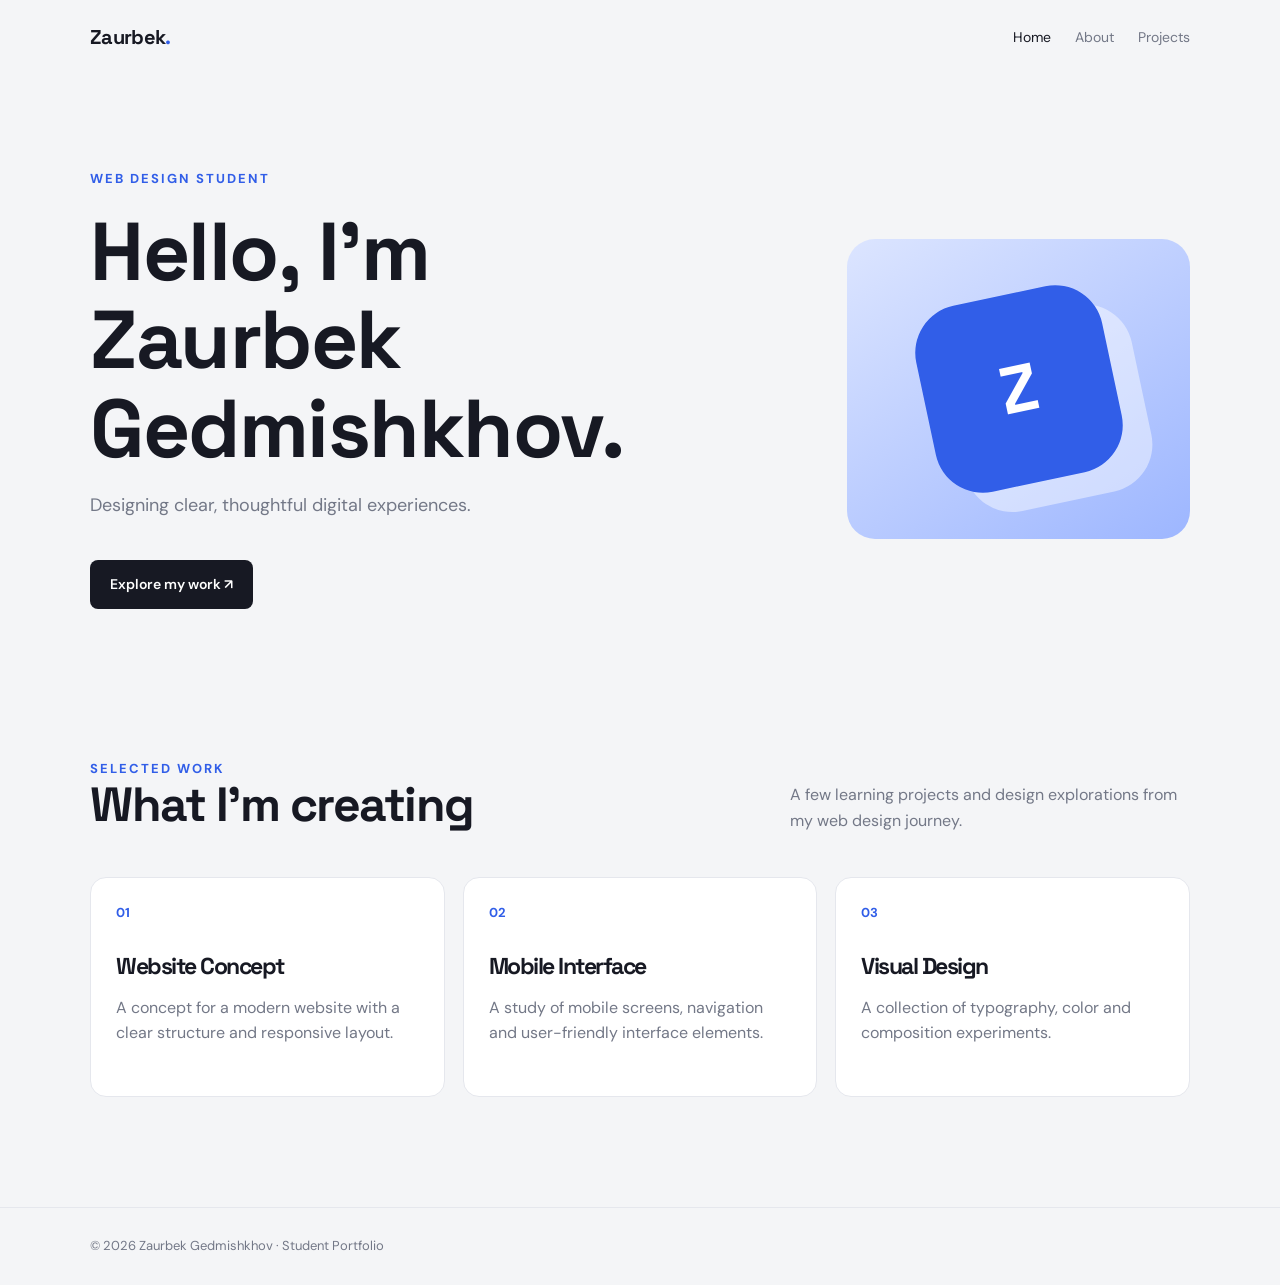
<file: index.html>
<!DOCTYPE html>
<html lang="en"><head><meta charset="UTF-8"><meta name="viewport" content="width=device-width, initial-scale=1.0">
<meta name="description" content="Zaurbek Gedmishkhov — web design student portfolio."><title>Home | Zaurbek Gedmishkhov</title><link rel="stylesheet" href="style.css"></head>
<body><header><div class="wrap nav"><a class="logo" href="index.html">Zaurbek<span style="color:var(--accent)">.</span></a><nav class="links"><a class="active" href="index.html">Home</a><a class="" href="about.html">About</a><a class="" href="projects.html">Projects</a></nav></div></header>
<main class="wrap"><section class="hero"><div><div class="eyebrow">Web Design Student</div><h1>Hello, I'm<br>Zaurbek Gedmishkhov.</h1><p class="lead">Designing clear, thoughtful digital experiences.</p><a class="button" href="projects.html">Explore my work ↗</a></div><div class="visual"><div class="shape">Z</div></div></section>
<section class="section"><div class="section-head"><div><div class="eyebrow">Selected work</div><h2>What I'm creating</h2></div><p>A few learning projects and design explorations from my web design journey.</p></div><div class="grid">
<article class="card"><div class="number">01</div><h3>Website Concept</h3><p>A concept for a modern website with a clear structure and responsive layout.</p></article><article class="card"><div class="number">02</div><h3>Mobile Interface</h3><p>A study of mobile screens, navigation and user-friendly interface elements.</p></article><article class="card"><div class="number">03</div><h3>Visual Design</h3><p>A collection of typography, color and composition experiments.</p></article>
</div></section></main><footer><div class="wrap">© 2026 Zaurbek Gedmishkhov · Student Portfolio</div></footer></body></html>
</file>
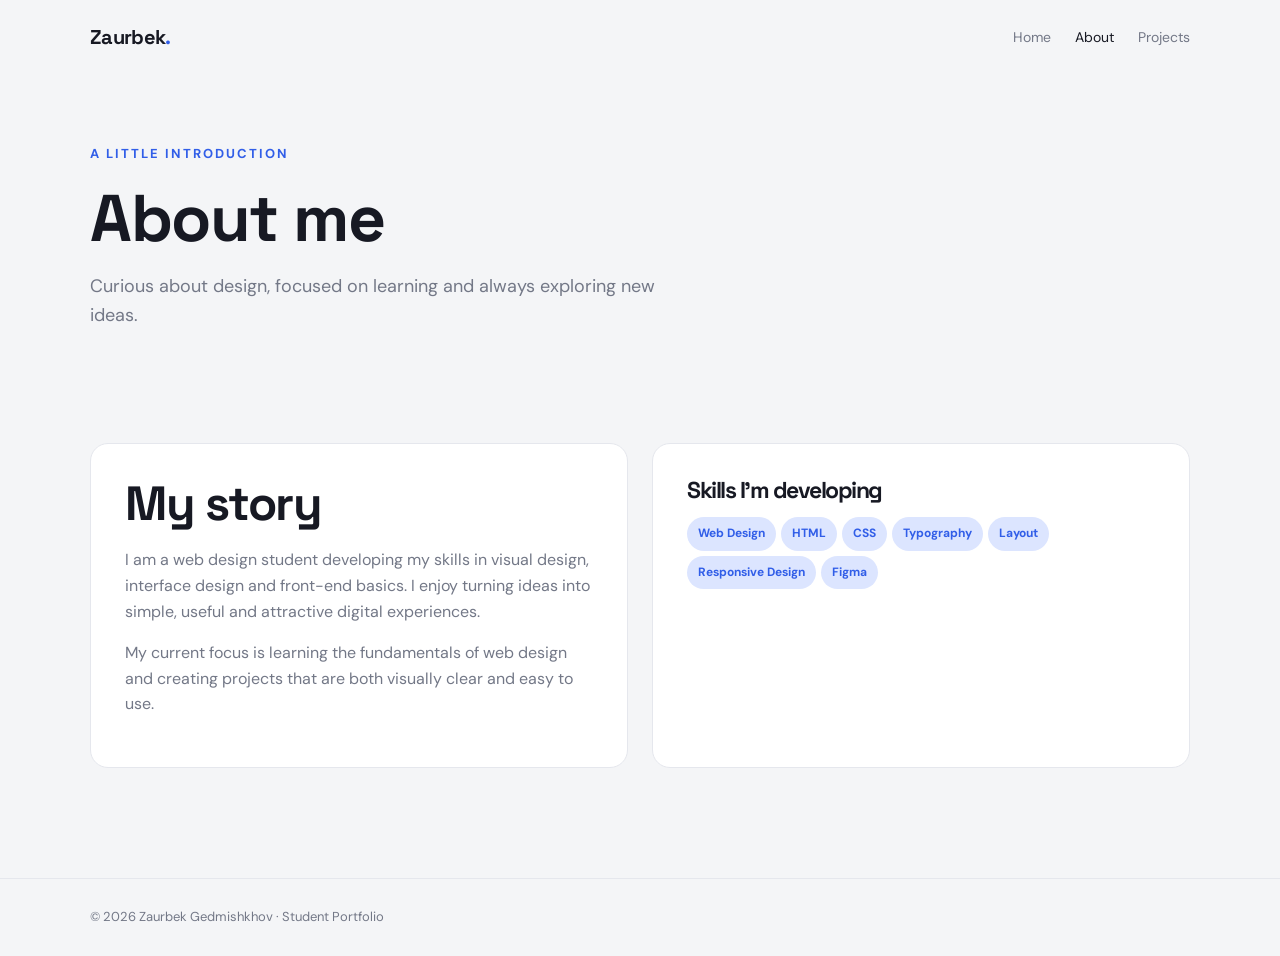
<file: about.html>
<!DOCTYPE html>
<html lang="en"><head><meta charset="UTF-8"><meta name="viewport" content="width=device-width, initial-scale=1.0">
<meta name="description" content="Zaurbek Gedmishkhov — web design student portfolio."><title>About | Zaurbek Gedmishkhov</title><link rel="stylesheet" href="style.css"></head>
<body><header><div class="wrap nav"><a class="logo" href="index.html">Zaurbek<span style="color:var(--accent)">.</span></a><nav class="links"><a class="" href="index.html">Home</a><a class="active" href="about.html">About</a><a class="" href="projects.html">Projects</a></nav></div></header>
<main class="wrap"><section class="page-title"><div class="eyebrow">A little introduction</div><h1>About me</h1><p class="lead">Curious about design, focused on learning and always exploring new ideas.</p></section>
<section class="section two"><div class="panel"><h2>My story</h2><p class="copy">I am a web design student developing my skills in visual design, interface design and front-end basics. I enjoy turning ideas into simple, useful and attractive digital experiences.</p><p class="copy">My current focus is learning the fundamentals of web design and creating projects that are both visually clear and easy to use.</p></div>
<div class="panel"><h3>Skills I'm developing</h3><span class="tag">Web Design</span><span class="tag">HTML</span><span class="tag">CSS</span><span class="tag">Typography</span><span class="tag">Layout</span><span class="tag">Responsive Design</span><span class="tag">Figma</span></div></section></main><footer><div class="wrap">© 2026 Zaurbek Gedmishkhov · Student Portfolio</div></footer></body></html>
</file>
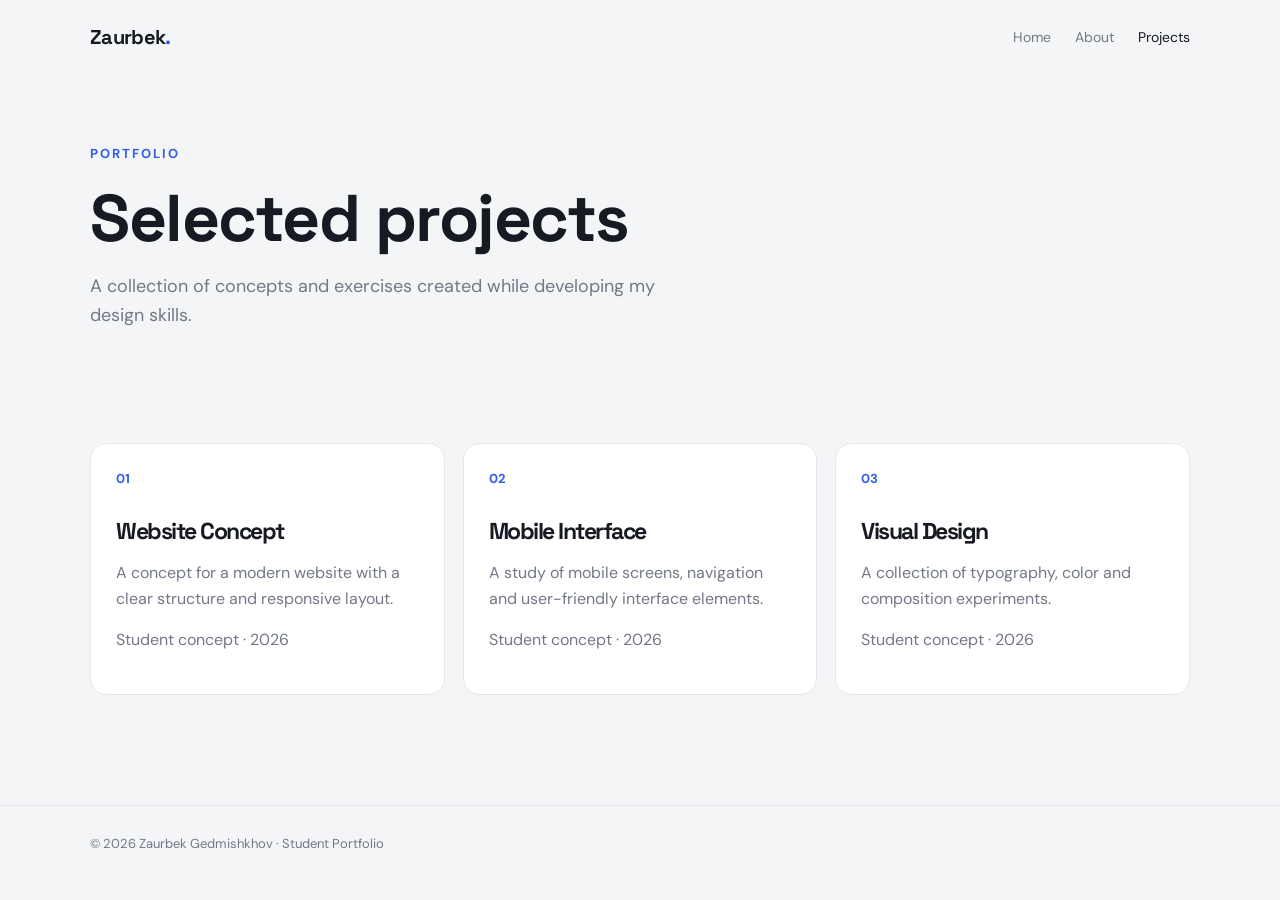
<file: projects.html>
<!DOCTYPE html>
<html lang="en"><head><meta charset="UTF-8"><meta name="viewport" content="width=device-width, initial-scale=1.0">
<meta name="description" content="Zaurbek Gedmishkhov — web design student portfolio."><title>Projects | Zaurbek Gedmishkhov</title><link rel="stylesheet" href="style.css"></head>
<body><header><div class="wrap nav"><a class="logo" href="index.html">Zaurbek<span style="color:var(--accent)">.</span></a><nav class="links"><a class="" href="index.html">Home</a><a class="" href="about.html">About</a><a class="active" href="projects.html">Projects</a></nav></div></header>
<main class="wrap"><section class="page-title"><div class="eyebrow">Portfolio</div><h1>Selected projects</h1><p class="lead">A collection of concepts and exercises created while developing my design skills.</p></section><section class="section"><div class="grid"><article class="card"><div class="number">01</div><h3>Website Concept</h3><p>A concept for a modern website with a clear structure and responsive layout.</p><p class="copy">Student concept · 2026</p></article><article class="card"><div class="number">02</div><h3>Mobile Interface</h3><p>A study of mobile screens, navigation and user-friendly interface elements.</p><p class="copy">Student concept · 2026</p></article><article class="card"><div class="number">03</div><h3>Visual Design</h3><p>A collection of typography, color and composition experiments.</p><p class="copy">Student concept · 2026</p></article></div></section></main><footer><div class="wrap">© 2026 Zaurbek Gedmishkhov · Student Portfolio</div></footer></body></html>
</file>
<file: style.css>
@import url('https://fonts.googleapis.com/css2?family=DM+Sans:wght@400;500;600;700&family=Space+Grotesk:wght@500;600;700&display=swap');
:root{--bg:#f4f5f7;--surface:#fff;--text:#171923;--muted:#737887;--accent:#315ee8;--soft:#dce5ff;--soft2:#9db6ff;--line:#e5e7ed}
*{box-sizing:border-box}html{scroll-behavior:smooth}body{margin:0;background:var(--bg);color:var(--text);font-family:'DM Sans',Arial,sans-serif;line-height:1.6}
a{color:inherit;text-decoration:none}.wrap{width:min(1100px,90%);margin:auto}
header{padding:24px 0}.nav{display:flex;align-items:center;justify-content:space-between;gap:20px}.logo{font:700 20px 'Space Grotesk',sans-serif;letter-spacing:-.7px}.links{display:flex;gap:24px;color:var(--muted);font-size:14px}.links a:hover,.links a.active{color:var(--text)}
.hero{padding:95px 0 90px;display:grid;grid-template-columns:1.35fr .65fr;gap:45px;align-items:center}.eyebrow{color:var(--accent);font-size:13px;font-weight:700;text-transform:uppercase;letter-spacing:2px}
h1,h2,h3{font-family:'Space Grotesk',sans-serif;line-height:1.08;letter-spacing:-1.5px}h1{font-size:clamp(46px,7vw,82px);margin:18px 0}h2{font-size:clamp(32px,4vw,48px);margin:0 0 18px}h3{font-size:23px;margin:0 0 10px}
.lead{font-size:18px;color:var(--muted);max-width:570px}.button{display:inline-block;background:var(--text);color:white;padding:13px 20px;border-radius:8px;margin-top:22px;font-weight:600;font-size:14px}
.visual{min-height:300px;border-radius:28px;background:linear-gradient(145deg,var(--soft),var(--soft2));display:grid;place-items:center;overflow:hidden}.shape{width:190px;height:190px;border-radius:48px;background:var(--accent);transform:rotate(-12deg);box-shadow:25px 25px 0 rgba(255,255,255,.45);display:grid;place-items:center;color:white;font:700 66px 'Space Grotesk',sans-serif}
.section{padding:60px 0}.section-head{display:flex;justify-content:space-between;align-items:end;margin-bottom:28px}.section-head p{color:var(--muted);max-width:400px}.grid{display:grid;grid-template-columns:repeat(3,1fr);gap:18px}.card{background:var(--surface);border:1px solid var(--line);border-radius:16px;padding:25px;min-height:220px}.number{color:var(--accent);font-size:13px;font-weight:700;margin-bottom:30px}.card p,.copy{color:var(--muted)}.panel{background:var(--surface);border:1px solid var(--line);border-radius:18px;padding:34px}.two{display:grid;grid-template-columns:1fr 1fr;gap:24px}.tag{display:inline-block;background:var(--soft);color:var(--accent);padding:7px 11px;border-radius:30px;font-size:12px;font-weight:700;margin:5px 5px 0 0}
footer{border-top:1px solid var(--line);padding:28px 0;color:var(--muted);font-size:13px;margin-top:50px}.page-title{padding:70px 0 35px}.page-title h1{font-size:clamp(42px,6vw,66px)}
@media(max-width:760px){.hero{grid-template-columns:1fr;padding:55px 0}.visual{min-height:220px}.grid,.two{grid-template-columns:1fr}.links{gap:13px;font-size:13px}.section{padding:40px 0}.section-head{display:block}}
</file>
